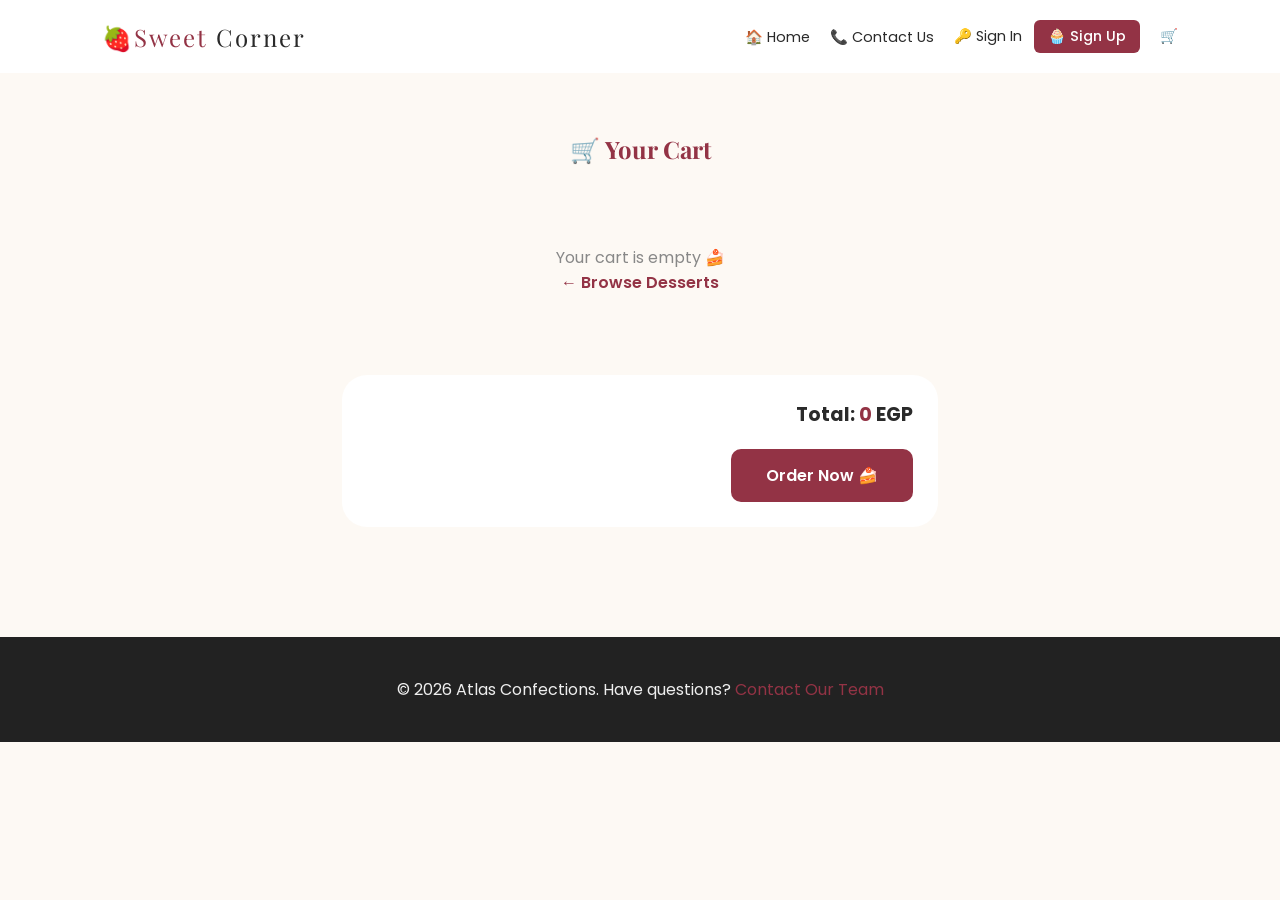
<file: cart.html>
<!DOCTYPE html>
<html lang="en">
<head>
    <meta charset="UTF-8">
    <meta name="viewport" content="width=device-width, initial-scale=1.0">
    <title>Cart - SWEET CORNER</title>
    <link rel="stylesheet" href="homeStyle.css">
    <link href="https://fonts.googleapis.com/css2?family=Playfair+Display:wght@600&family=Poppins:wght@300;400;600&display=swap" rel="stylesheet">
</head>
<body>
    <header>
        <nav class="navbar">
            <div class="logo"> <span>🍓Sweet</span> Corner</div>
            <ul class="nav-links">
                <li><a href="home.html">🏠 Home</a></li>
                <li><a href="contact.html">📞 Contact Us</a></li>

                <li id="guest-nav" class="nav-auth-group">
                    <a href="signin.html">🔑 Sign In</a>
                    <a href="signup.html" class="nav-btn-signup">🧁 Sign Up</a>
                </li>
                <li id="user-nav" class="nav-user-info" style="display: none;">
                    <span class="nav-user-name" id="user-display"> User</span>
                    <button class="nav-btn-logout" id="logout-trigger">🚪 Logout</button>
                </li>

                <li><a href="cart.html" class="cart-icon">🛒 <span class="cart-count" id="cart-count">0</span></a></li>
            </ul>
        </nav>
    </header>
    <main class="cart-container">
        <h2 class="cart-title">🛒 Your Cart</h2>
        <div id="cart-items"></div>
        <div class="cart-summary">
            <div class="cart-total">Total: <span id="total-price">0</span> EGP</div>
            <a href="order.html" class="order-now-btn">Order Now 🍰</a>
        </div>
    </main>
    <footer>
        <div class="footer-content"><p>&copy; 2026 Atlas Confections. Have questions? <a href="contact.html">Contact Our Team</a></p></div>
    </footer>
    <script>
        const getCurrentUser = () => JSON.parse(localStorage.getItem('sweetCurrentUser'));
        const getCartKey = () => getCurrentUser() ? `sweetCart_${getCurrentUser().email}` : 'sweetCart_guest';
        let cart = JSON.parse(localStorage.getItem(getCartKey())) || [];
        function saveCart() { localStorage.setItem(getCartKey(), JSON.stringify(cart)); }

        const cartItemsEl = document.getElementById('cart-items');
        const totalPriceEl = document.getElementById('total-price');
        const cartCountEl = document.getElementById('cart-count');

        function updateCartBadge() {
            if (!cartCountEl) return;
            const totalQty = cart.reduce((sum, i) => sum + (i.qty || 1), 0);
            cartCountEl.textContent = totalQty;
            cartCountEl.style.display = totalQty > 0 ? 'flex' : 'none';
        }
        function renderCart() {
            if (cart.length === 0) { cartItemsEl.innerHTML = '<div class="empty-cart"><p>Your cart is empty 🍰</p><a href="home.html">← Browse Desserts</a></div>'; totalPriceEl.textContent = '0'; return; }
            let total = 0; let html = '';
            cart.forEach((item, index) => {
                total += item.price * item.qty;
                html += `<div class="cart-item"><div class="cart-item-info"><img src="${item.img}" alt="${item.name}" class="cart-item-img"><div><div class="cart-item-name">${item.name}</div><div class="cart-item-price">${item.price} EGP each</div></div></div><div class="cart-actions"><div class="qty-controls"><button class="qty-btn" onclick="changeQty(${index}, -1)">−</button><span class="qty-num">${item.qty}</span><button class="qty-btn" onclick="changeQty(${index}, 1)">+</button></div><button class="remove-btn" onclick="removeItem(${index})">Remove</button></div></div>`;
            });
            cartItemsEl.innerHTML = html; totalPriceEl.textContent = total;
        }
        function changeQty(index, change) { cart[index].qty += change; if (cart[index].qty <= 0) cart.splice(index, 1); saveCart(); renderCart(); updateCartBadge(); }
        function removeItem(index) { cart.splice(index, 1); saveCart(); renderCart(); updateCartBadge(); }

        function toggleAuthNav() {
            const user = getCurrentUser(); const guestNav = document.getElementById('guest-nav'); const userNav = document.getElementById('user-nav'); const nameDisplay = document.getElementById('user-name-display');
            if (user) { guestNav.style.display = 'none'; userNav.style.display = 'flex'; nameDisplay.textContent = `👤 ${user.name}`; }
            else { guestNav.style.display = 'flex'; userNav.style.display = 'none'; }
        }
        function logout() { localStorage.removeItem('sweetCurrentUser'); window.location.reload(); }

        renderCart(); updateCartBadge(); toggleAuthNav();
    </script>
    <script>
        document.addEventListener('DOMContentLoaded', function() {
            const user = JSON.parse(localStorage.getItem('sweetCurrentUser'));
            const guestNav = document.getElementById('guest-nav');
            const userNav = document.getElementById('user-nav');
            const userDisplay = document.getElementById('user-display');
            const logoutBtn = document.getElementById('logout-trigger');

            if (user) {
                if (guestNav) guestNav.style.display = 'none';
                if (userNav) {
                    userNav.style.display = 'flex';
                    userDisplay.textContent = ` ${user.name}`;
                }
            } else {
                if (guestNav) guestNav.style.display = 'flex';
                if (userNav) userNav.style.display = 'none';
            }

            if (logoutBtn) {
                logoutBtn.addEventListener('click', function() {
                    localStorage.removeItem('sweetCurrentUser');
                    window.location.href = 'home.html';
                });
            }
        });
    </script>
</body>
</html>
</file>
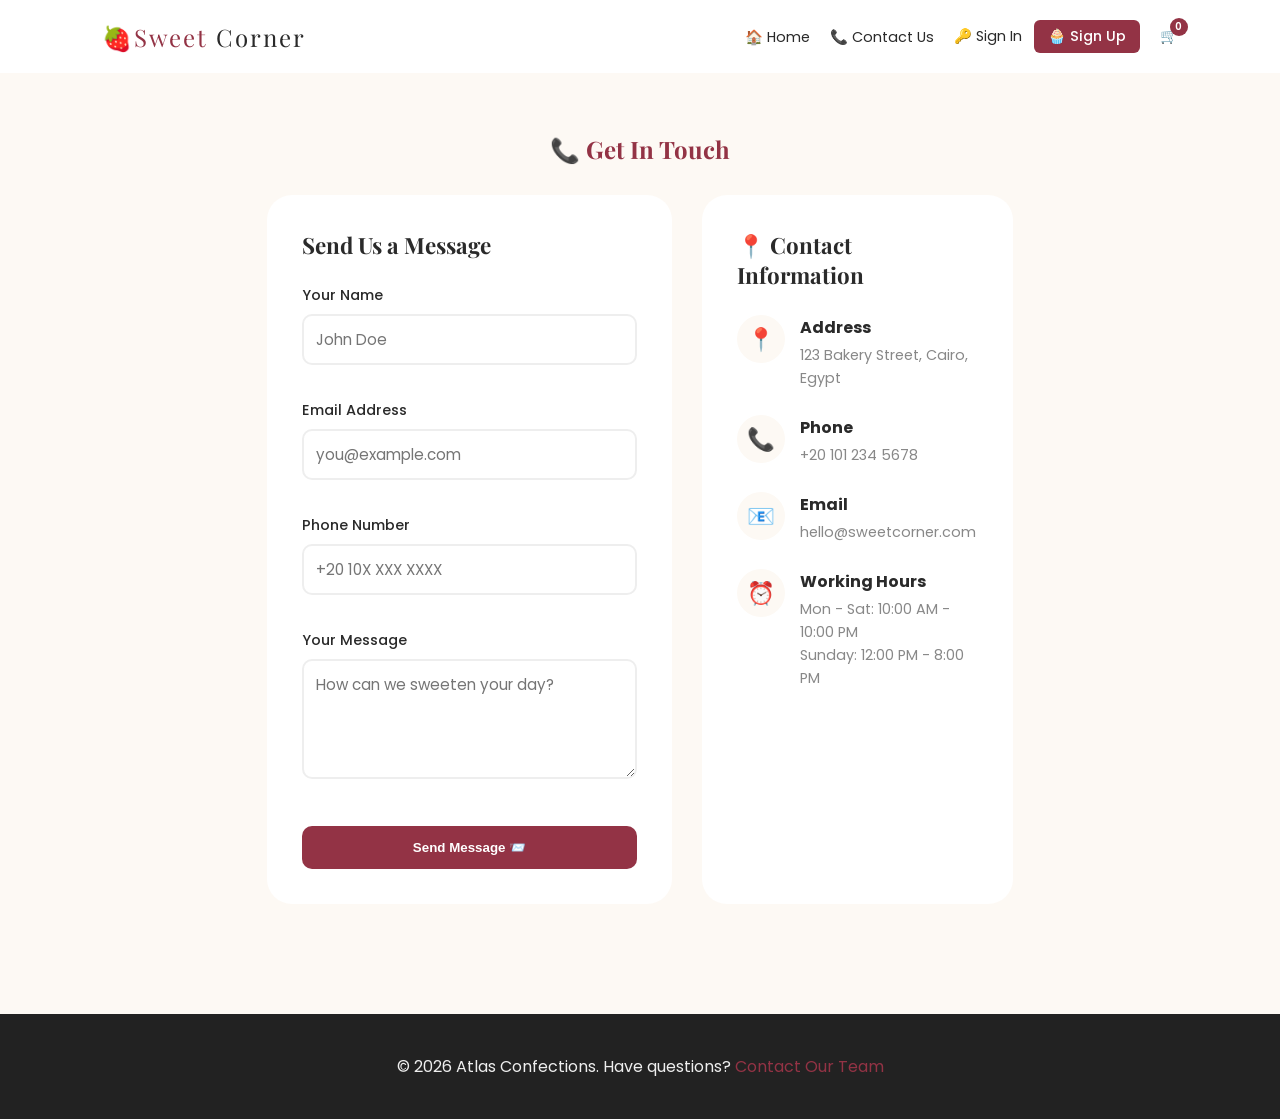
<file: contact.html>
<!DOCTYPE html>
<html lang="en">
<head>
    <meta charset="UTF-8">
    <meta name="viewport" content="width=device-width, initial-scale=1.0">
    <title>Contact Us - SWEET CORNER</title>
    <link rel="stylesheet" href="homeStyle.css">
    <link href="https://fonts.googleapis.com/css2?family=Playfair+Display:wght@600&family=Poppins:wght@300;400;600&display=swap" rel="stylesheet">
</head>
<script>
    function toggleAuthNav() {
        const user = JSON.parse(localStorage.getItem('sweetCurrentUser'));
        document.getElementById('nav-guest').style.display = user ? 'none' : 'flex';
        document.getElementById('nav-user').style.display = user ? 'flex' : 'none';
        if (user) document.getElementById('user-display').textContent = `👤 ${user.name}`;
    }
    function logout() { localStorage.removeItem('sweetCurrentUser'); window.location.reload(); }
    // Run instantly on load
    toggleAuthNav();
</script>
<body>
    <header>
        <nav class="navbar">
            <div class="logo"> <span>🍓Sweet</span> Corner</div>
            <ul class="nav-links">
                <li><a href="home.html">🏠 Home</a></li>
                <li><a href="contact.html">📞 Contact Us</a></li>

                <li id="guest-nav" class="nav-auth-group">
                    <a href="signin.html">🔑 Sign In</a>
                    <a href="signup.html" class="nav-btn-signup">🧁 Sign Up</a>
                </li>
                <li id="user-nav" class="nav-user-info" style="display: none;">
                    <span class="nav-user-name" id="user-display"> User</span>
                    <button class="nav-btn-logout" id="logout-trigger">🚪 Logout</button>
                </li>

                <li><a href="cart.html" class="cart-icon">🛒 <span class="cart-count" id="cart-count">0</span></a></li>
            </ul>
        </nav>
    </header>
    <main class="contact-container">
        <h2 class="page-title">📞 Get In Touch</h2>
        <div class="contact-layout">
            <div class="contact-form-section">
                <h3>Send Us a Message</h3>
                <form id="contact-form" class="form-wrapper">
                    <div class="form-group"><label for="name">Your Name</label><input type="text" id="name" required placeholder="John Doe"></div>
                    <div class="form-group"><label for="email">Email Address</label><input type="email" id="email" required placeholder="you@example.com"></div>
                    <div class="form-group"><label for="phone">Phone Number</label><input type="tel" id="phone" placeholder="+20 10X XXX XXXX"></div>
                    <div class="form-group"><label for="message">Your Message</label><textarea id="message" rows="4" required placeholder="How can we sweeten your day?"></textarea></div>
                    <button type="submit" class="submit-btn" style="background:var(--accent-maroon);color:white;border:none;padding:14px;border-radius:10px;cursor:pointer;font-weight:600;transition:0.3s;margin-top:5px;">Send Message 📨</button>
                </form>
            </div>
            <div class="contact-info-section">
                <h3>📍 Contact Information</h3>
                <div class="info-item"><span class="info-icon">📍</span><div><strong>Address</strong><p>123 Bakery Street, Cairo, Egypt</p></div></div>
                <div class="info-item"><span class="info-icon">📞</span><div><strong>Phone</strong><p>+20 101 234 5678</p></div></div>
                <div class="info-item"><span class="info-icon">📧</span><div><strong>Email</strong><p>hello@sweetcorner.com</p></div></div>
                <div class="info-item"><span class="info-icon">⏰</span><div><strong>Working Hours</strong><p>Mon - Sat: 10:00 AM - 10:00 PM<br>Sunday: 12:00 PM - 8:00 PM</p></div></div>
            </div>
        </div>
    </main>
    <footer>
        <div class="footer-content"><p>&copy; 2026 Atlas Confections. Have questions? <a href="contact.html">Contact Our Team</a></p></div>
    </footer>
    <script>
        document.getElementById('contact-form').addEventListener('submit', function(e) { e.preventDefault(); alert('✅ Message Sent!\n\nThank you for reaching out. Our team will reply within 24 hours. 🍰'); this.reset(); });
        function toggleAuthNav() {
            const user = JSON.parse(localStorage.getItem('sweetCurrentUser')); const guestNav = document.getElementById('guest-nav'); const userNav = document.getElementById('user-nav'); const nameDisplay = document.getElementById('user-name-display');
            if (user) { guestNav.style.display = 'none'; userNav.style.display = 'flex'; nameDisplay.textContent = `👤 ${user.name}`; }
            else { guestNav.style.display = 'flex'; userNav.style.display = 'none'; }
        }
        function logout() { localStorage.removeItem('sweetCurrentUser'); window.location.reload(); }
        toggleAuthNav();
    </script>
    <script>
        document.addEventListener('DOMContentLoaded', function() {
            const user = JSON.parse(localStorage.getItem('sweetCurrentUser'));
            const guestNav = document.getElementById('guest-nav');
            const userNav = document.getElementById('user-nav');
            const userDisplay = document.getElementById('user-display');
            const logoutBtn = document.getElementById('logout-trigger');

            if (user) {
                if (guestNav) guestNav.style.display = 'none';
                if (userNav) {
                    userNav.style.display = 'flex';
                    userDisplay.textContent = ` ${user.name}`;
                }
            } else {
                if (guestNav) guestNav.style.display = 'flex';
                if (userNav) userNav.style.display = 'none';
            }

            if (logoutBtn) {
                logoutBtn.addEventListener('click', function() {
                    localStorage.removeItem('sweetCurrentUser');
                    window.location.href = 'home.html';
                });
            }
        });
    </script>
</body>
</html>
</file>
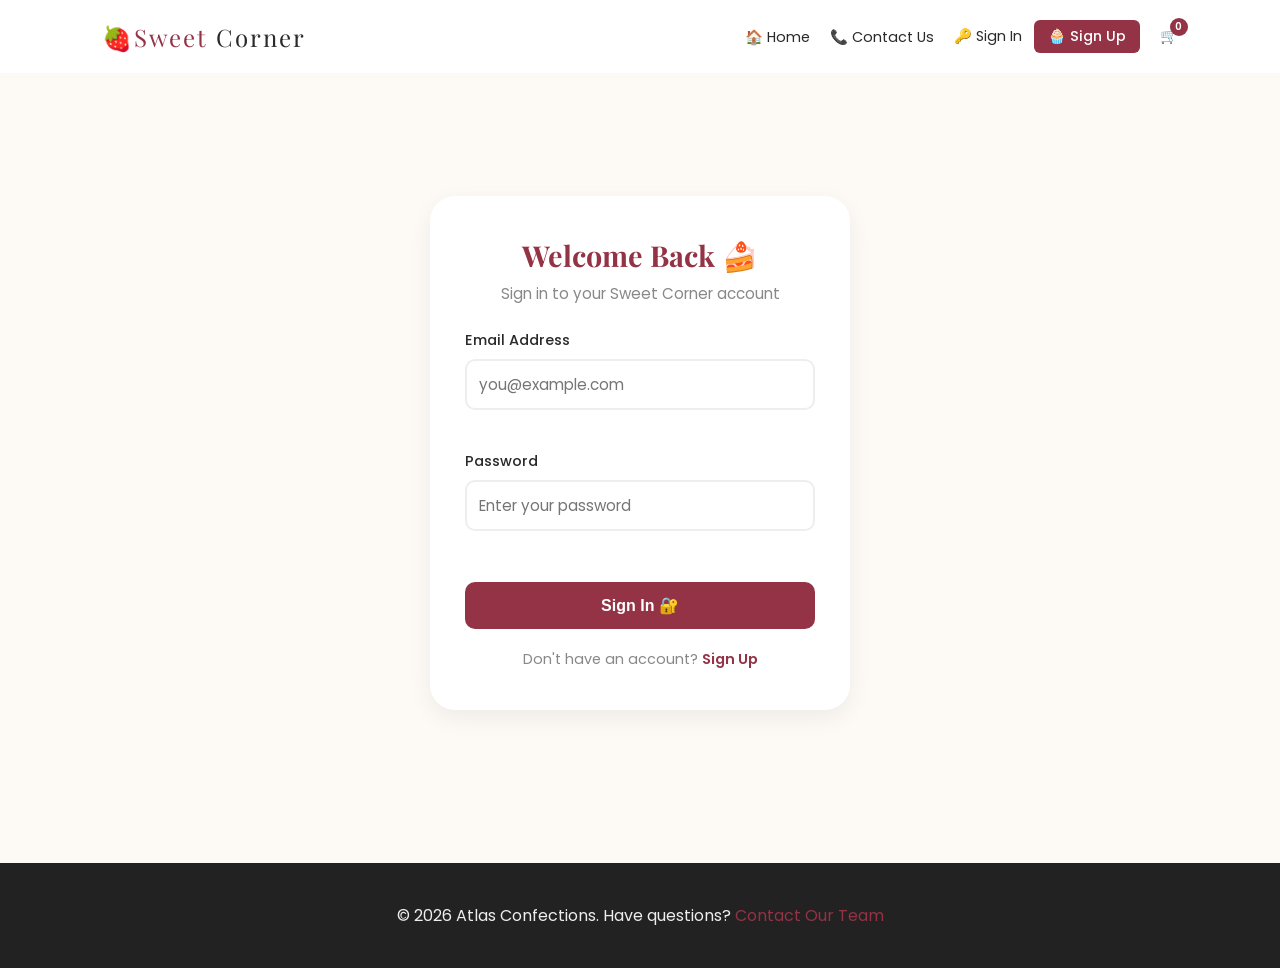
<file: order.html>
<!DOCTYPE html>
<html lang="en">
<head>
    <meta charset="UTF-8">
    <meta name="viewport" content="width=device-width, initial-scale=1.0">
    <title>Place Order - SWEET CORNER</title>
    <link rel="stylesheet" href="homeStyle.css">
    <link href="https://fonts.googleapis.com/css2?family=Playfair+Display:wght@600&family=Poppins:wght@300;400;600&display=swap" rel="stylesheet">
</head>
<script>
    function toggleAuthNav() {
        const user = JSON.parse(localStorage.getItem('sweetCurrentUser'));
        document.getElementById('nav-guest').style.display = user ? 'none' : 'flex';
        document.getElementById('nav-user').style.display = user ? 'flex' : 'none';
        if (user) document.getElementById('user-display').textContent = `👤 ${user.name}`;
    }
    function logout() { localStorage.removeItem('sweetCurrentUser'); window.location.reload(); }
    // Run instantly on load
    toggleAuthNav();
</script>
<body>
    <header>
        <nav class="navbar">
            <div class="logo"> <span>🍓Sweet</span> Corner</div>
            <ul class="nav-links">
                <li><a href="home.html">🏠 Home</a></li>
                <li><a href="contact.html">📞 Contact Us</a></li>

                <li id="guest-nav" class="nav-auth-group">
                    <a href="signin.html">🔑 Sign In</a>
                    <a href="signup.html" class="nav-btn-signup">🧁 Sign Up</a>
                </li>
                <li id="user-nav" class="nav-user-info" style="display: none;">
                    <span class="nav-user-name" id="user-display"> User</span>
                    <button class="nav-btn-logout" id="logout-trigger">🚪 Logout</button>
                </li>

                <li><a href="cart.html" class="cart-icon">🛒 <span class="cart-count" id="cart-count">0</span></a></li>
            </ul>
        </nav>
    </header>
    <main class="order-container">
        <h2 class="page-title">📦 Complete Your Order</h2>
        <div class="order-layout">
            <div class="order-form-section">
                <h3>Delivery Details</h3>
                <form id="order-form" class="order-form">
                    <div class="form-group"><label for="name">Full Name</label><input type="text" id="name" required placeholder="Enter your full name"></div>
                    <div class="form-group"><label for="phone">Phone Number</label><input type="tel" id="phone" required placeholder="e.g., 01012345678"></div>
                    <div class="form-group"><label for="address">Delivery Address</label><textarea id="address" rows="3" required placeholder="Street, Building, Floor, Apartment..."></textarea></div>
                    <div class="form-group"><label for="notes">Order Notes (Optional)</label><textarea id="notes" rows="2" placeholder="Special instructions, allergies, etc."></textarea></div>
                    <button type="submit" class="submit-order-btn">Confirm Order ✅</button>
                </form>
            </div>
            <div class="order-summary-section">
                <h3>🛒 Order Summary</h3>
                <div id="order-items-list"></div>
                <div class="order-total">Total: <span id="order-total-price">0</span> EGP</div>
            </div>
        </div>
    </main>
    <footer>
        <div class="footer-content"><p>&copy; 2026 Atlas Confections. Have questions? <a href="contact.html">Contact Our Team</a></p></div>
    </footer>
    <script>
        const getCurrentUser = () => JSON.parse(localStorage.getItem('sweetCurrentUser'));
        const getCartKey = () => getCurrentUser() ? `sweetCart_${getCurrentUser().email}` : 'sweetCart_guest';
        let cart = JSON.parse(localStorage.getItem(getCartKey())) || [];

        // 🛡️ ORDER GUARD
        if (!getCurrentUser()) {
            alert('🔒 Please sign in to place an order.');
            window.location.href = 'signin.html';
        }

        const cartCountEl = document.getElementById('cart-count');
        const orderItemsList = document.getElementById('order-items-list');
        const orderTotalPrice = document.getElementById('order-total-price');
        const orderForm = document.getElementById('order-form');

        function updateCartBadge() { const totalQty = cart.reduce((sum, item) => sum + item.qty, 0); if (cartCountEl) { cartCountEl.textContent = totalQty; cartCountEl.style.display = totalQty > 0 ? 'flex' : 'none'; } }
        function renderOrderSummary() {
            if (cart.length === 0) { orderItemsList.innerHTML = '<p style="color: var(--text-muted); text-align:center; padding: 20px;">No items in cart.</p>'; orderTotalPrice.textContent = '0'; return; }
            let total = 0; let html = '';
            cart.forEach(item => { total += item.price * item.qty; html += `<div class="order-item"><img src="${item.img}" alt="${item.name}" class="order-item-img"><span class="order-item-name">${item.name} × ${item.qty}</span><span class="order-item-price">${item.price * item.qty} EGP</span></div>`; });
            orderItemsList.innerHTML = html; orderTotalPrice.textContent = total;
        }
        orderForm.addEventListener('submit', function(e) {
            e.preventDefault();
            if (cart.length === 0) { alert('🍰 Your cart is empty!'); return; }
            alert(`✅ Order Placed Successfully!\n\nName: ${document.getElementById('name').value}\nPhone: ${document.getElementById('phone').value}\nTotal: ${orderTotalPrice.textContent} EGP\n\nWe'll contact you shortly! 💕`);
            localStorage.removeItem(getCartKey()); cart = [];
            renderOrderSummary(); updateCartBadge();
            setTimeout(() => window.location.href = 'home.html', 500);
        });
        function toggleAuthNav() {
            const user = getCurrentUser(); const guestNav = document.getElementById('guest-nav'); const userNav = document.getElementById('user-nav'); const nameDisplay = document.getElementById('user-name-display');
            if (user) { guestNav.style.display = 'none'; userNav.style.display = 'flex'; nameDisplay.textContent = `👤 ${user.name}`; }
            else { guestNav.style.display = 'flex'; userNav.style.display = 'none'; }
        }
        function logout() { localStorage.removeItem('sweetCurrentUser'); window.location.reload(); }
        renderOrderSummary(); updateCartBadge(); toggleAuthNav();
    </script>
    <script>
        document.addEventListener('DOMContentLoaded', function() {
            const user = JSON.parse(localStorage.getItem('sweetCurrentUser'));
            const guestNav = document.getElementById('guest-nav');
            const userNav = document.getElementById('user-nav');
            const userDisplay = document.getElementById('user-display');
            const logoutBtn = document.getElementById('logout-trigger');

            if (user) {
                if (guestNav) guestNav.style.display = 'none';
                if (userNav) {
                    userNav.style.display = 'flex';
                    userDisplay.textContent = ` ${user.name}`;
                }
            } else {
                if (guestNav) guestNav.style.display = 'flex';
                if (userNav) userNav.style.display = 'none';
            }

            if (logoutBtn) {
                logoutBtn.addEventListener('click', function() {
                    localStorage.removeItem('sweetCurrentUser');
                    window.location.href = 'home.html';
                });
            }
        });
    </script>
</body>
</html>
</file>
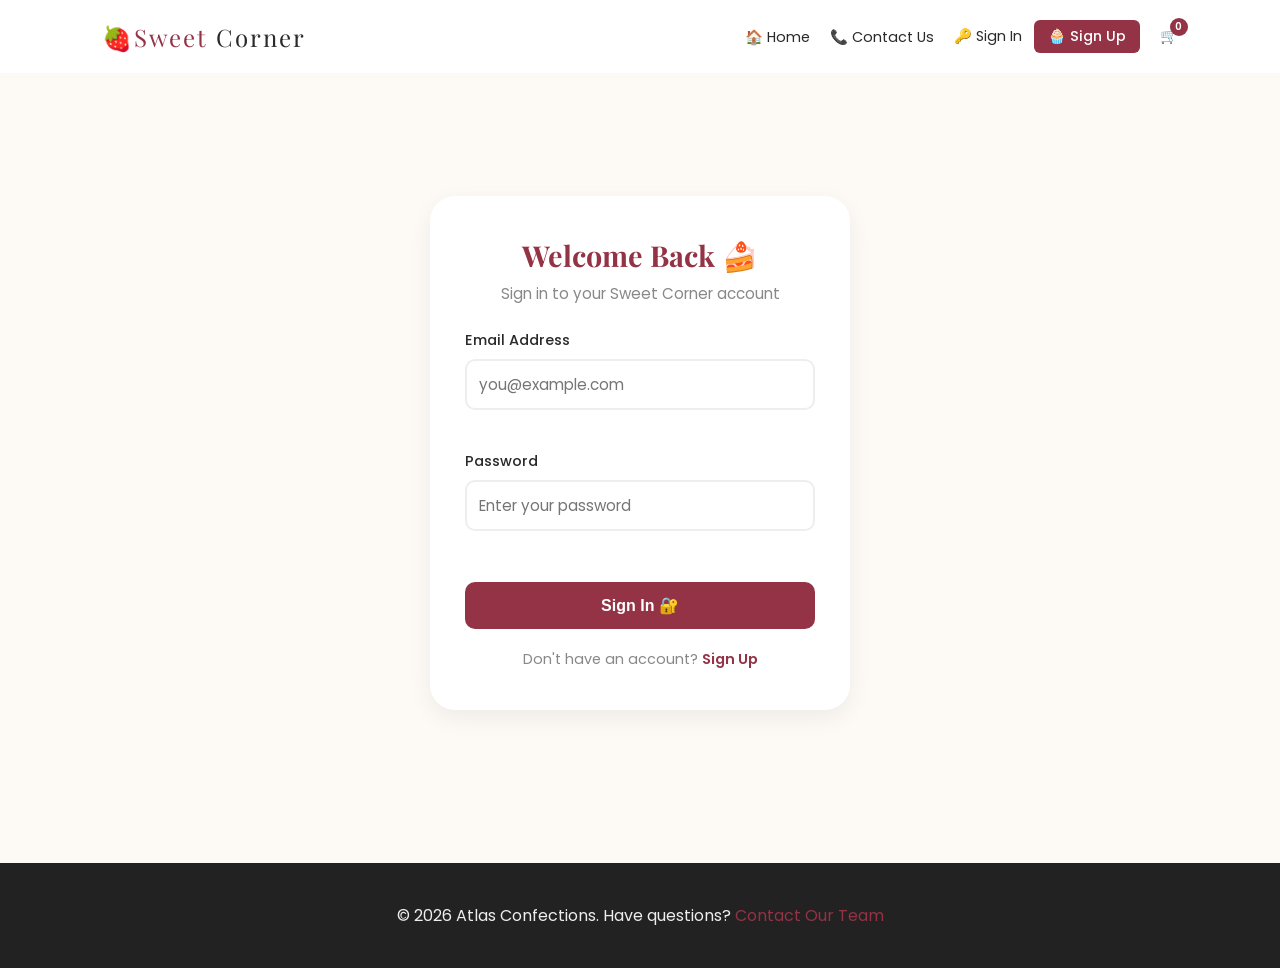
<file: signin.html>
<!DOCTYPE html>
<html lang="en">
<head>
    <meta charset="UTF-8">
    <meta name="viewport" content="width=device-width, initial-scale=1.0">
    <title>Sign In - SWEET CORNER</title>
    <link rel="stylesheet" href="homeStyle.css">
    <link href="https://fonts.googleapis.com/css2?family=Playfair+Display:wght@600&family=Poppins:wght@300;400;600&display=swap" rel="stylesheet">
</head>
<script>
    function toggleAuthNav() {
        const user = JSON.parse(localStorage.getItem('sweetCurrentUser'));
        document.getElementById('nav-guest').style.display = user ? 'none' : 'flex';
        document.getElementById('nav-user').style.display = user ? 'flex' : 'none';
        if (user) document.getElementById('user-display').textContent = `👤 ${user.name}`;
    }
    function logout() { localStorage.removeItem('sweetCurrentUser'); window.location.reload(); }
    // Run instantly on load
    toggleAuthNav();
</script>
<body>
    <header>
        <nav class="navbar">
            <div class="logo"> <span>🍓Sweet</span> Corner</div>
            <ul class="nav-links">
                <li><a href="home.html">🏠 Home</a></li>
                <li><a href="contact.html">📞 Contact Us</a></li>

                <li id="guest-nav" class="nav-auth-group">
                    <a href="signin.html">🔑 Sign In</a>
                    <a href="signup.html" class="nav-btn-signup">🧁 Sign Up</a>
                </li>
                <li id="user-nav" class="nav-user-info" style="display: none;">
                    <span class="nav-user-name" id="user-display"> User</span>
                    <button class="nav-btn-logout" id="logout-trigger">🚪 Logout</button>
                </li>

                <li><a href="cart.html" class="cart-icon">🛒 <span class="cart-count" id="cart-count">0</span></a></li>
            </ul>
        </nav>
    </header>
    <main class="auth-wrapper">
        <div class="auth-card">
            <h2 class="auth-title">Welcome Back 🍰</h2>
            <p class="auth-subtitle">Sign in to your Sweet Corner account</p>
            <form id="signin-form" class="auth-form">
                <div class="form-group"><label for="signin-email">Email Address</label><input type="email" id="signin-email" required placeholder="you@example.com"><span class="error-msg" id="email-error"></span></div>
                <div class="form-group"><label for="signin-password">Password</label><input type="password" id="signin-password" required placeholder="Enter your password"><span class="error-msg" id="pass-error"></span></div>
                <button type="submit" class="auth-btn">Sign In 🔐</button>
            </form>
            <p class="auth-footer">Don't have an account? <a href="signup.html" class="auth-link">Sign Up</a></p>
        </div>
    </main>
    <footer>
        <div class="footer-content"><p>&copy; 2026 Atlas Confections. Have questions? <a href="contact.html">Contact Our Team</a></p></div>
    </footer>
    <script>
        const form = document.getElementById('signin-form');
        const emailInput = document.getElementById('signin-email');
        const passInput = document.getElementById('signin-password');
        const emailError = document.getElementById('email-error');
        const passError = document.getElementById('pass-error');
        form.addEventListener('submit', (e) => {
            e.preventDefault(); let valid = true; emailError.textContent = ''; passError.textContent = '';
            const email = emailInput.value.trim(); const password = passInput.value;
            if (!email) { emailError.textContent = 'Email is required'; valid = false; }
            else if (!/^[^\s@]+@[^\s@]+\.[^\s@]+$/.test(email)) { emailError.textContent = 'Please enter a valid email'; valid = false; }
            if (!password) { passError.textContent = 'Password is required'; valid = false; }
            else if (password.length < 6) { passError.textContent = 'Password must be at least 6 characters'; valid = false; }
            if (!valid) return;
            const users = JSON.parse(localStorage.getItem('sweetUsers')) || [];
            const user = users.find(u => u.email === email && u.password === password);
            if (user) { localStorage.setItem('sweetCurrentUser', JSON.stringify({ name: user.name, email: user.email })); alert(`✅ Welcome back, ${user.name}! 🍰`); window.location.href = 'home.html'; }
            else { passError.textContent = 'Invalid email or password'; }
        });
        function toggleAuthNav() {
            const user = JSON.parse(localStorage.getItem('sweetCurrentUser')); const guestNav = document.getElementById('guest-nav'); const userNav = document.getElementById('user-nav'); const nameDisplay = document.getElementById('user-name-display');
            if (user) { guestNav.style.display = 'none'; userNav.style.display = 'flex'; nameDisplay.textContent = `👤 ${user.name}`; }
            else { guestNav.style.display = 'flex'; userNav.style.display = 'none'; }
        }
        function logout() { localStorage.removeItem('sweetCurrentUser'); window.location.reload(); }
        toggleAuthNav();
    </script>
    <script>
        document.addEventListener('DOMContentLoaded', function() {
            const user = JSON.parse(localStorage.getItem('sweetCurrentUser'));
            const guestNav = document.getElementById('guest-nav');
            const userNav = document.getElementById('user-nav');
            const userDisplay = document.getElementById('user-display');
            const logoutBtn = document.getElementById('logout-trigger');

            if (user) {
                if (guestNav) guestNav.style.display = 'none';
                if (userNav) {
                    userNav.style.display = 'flex';
                    userDisplay.textContent = ` ${user.name}`;
                }
            } else {
                if (guestNav) guestNav.style.display = 'flex';
                if (userNav) userNav.style.display = 'none';
            }

            if (logoutBtn) {
                logoutBtn.addEventListener('click', function() {
                    localStorage.removeItem('sweetCurrentUser');
                    window.location.href = 'home.html';
                });
            }
        });
    </script>
</body>
</html>
</file>
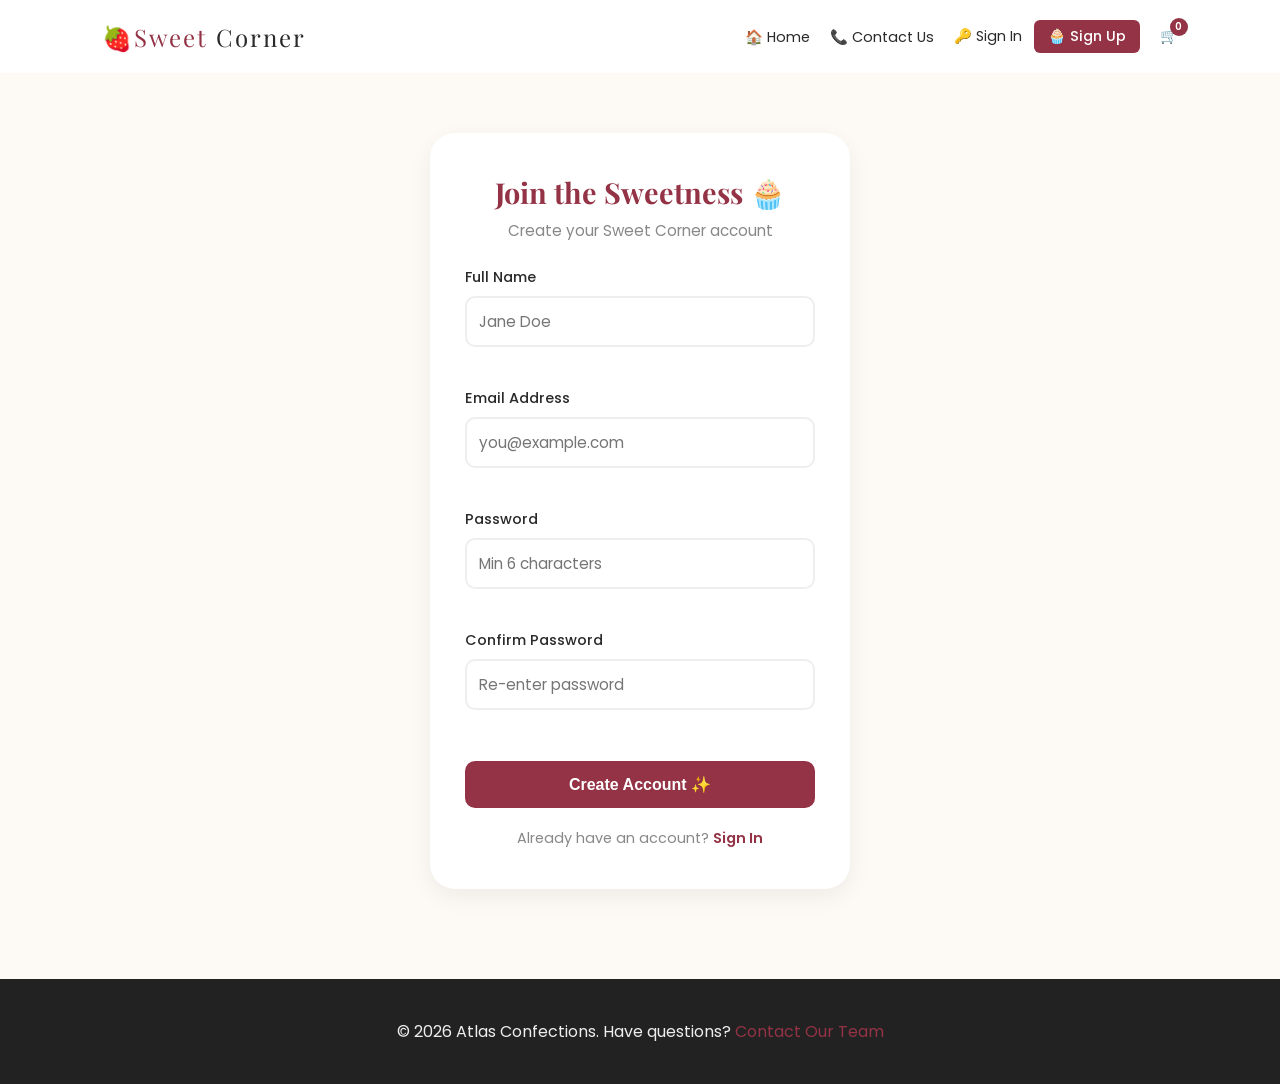
<file: signup.html>
<!DOCTYPE html>
<html lang="en">
<head>
    <meta charset="UTF-8">
    <meta name="viewport" content="width=device-width, initial-scale=1.0">
    <title>Sign Up - SWEET CORNER</title>
    <link rel="stylesheet" href="homeStyle.css">
    <link href="https://fonts.googleapis.com/css2?family=Playfair+Display:wght@600&family=Poppins:wght@300;400;600&display=swap" rel="stylesheet">
</head>
<script>
    function toggleAuthNav() {
        const user = JSON.parse(localStorage.getItem('sweetCurrentUser'));
        document.getElementById('nav-guest').style.display = user ? 'none' : 'flex';
        document.getElementById('nav-user').style.display = user ? 'flex' : 'none';
        if (user) document.getElementById('user-display').textContent = ` ${user.name}`;
    }
    function logout() { localStorage.removeItem('sweetCurrentUser'); window.location.reload(); }
    // Run instantly on load
    toggleAuthNav();
</script>
<body>
    <header>
        <nav class="navbar">
            <div class="logo"> <span>🍓Sweet</span> Corner</div>
            <ul class="nav-links">
                <li><a href="home.html">🏠 Home</a></li>
                <li><a href="contact.html">📞 Contact Us</a></li>

                <li id="guest-nav" class="nav-auth-group">
                    <a href="signin.html">🔑 Sign In</a>
                    <a href="signup.html" class="nav-btn-signup">🧁 Sign Up</a>
                </li>
                <li id="user-nav" class="nav-user-info" style="display: none;">
                    <span class="nav-user-name" id="user-display"> User</span>
                    <button class="nav-btn-logout" id="logout-trigger">🚪 Logout</button>
                </li>

                <li><a href="cart.html" class="cart-icon">🛒 <span class="cart-count" id="cart-count">0</span></a></li>
            </ul>
        </nav>
    </header>
    <main class="auth-wrapper">
        <div class="auth-card">
            <h2 class="auth-title">Join the Sweetness 🧁</h2>
            <p class="auth-subtitle">Create your Sweet Corner account</p>
            <form id="signup-form" class="auth-form">
                <div class="form-group"><label for="signup-name">Full Name</label><input type="text" id="signup-name" required placeholder="Jane Doe"><span class="error-msg" id="name-error"></span></div>
                <div class="form-group"><label for="signup-email">Email Address</label><input type="email" id="signup-email" required placeholder="you@example.com"><span class="error-msg" id="email-error"></span></div>
                <div class="form-group"><label for="signup-password">Password</label><input type="password" id="signup-password" required placeholder="Min 6 characters"><span class="error-msg" id="pass-error"></span></div>
                <div class="form-group"><label for="signup-confirm">Confirm Password</label><input type="password" id="signup-confirm" required placeholder="Re-enter password"><span class="error-msg" id="confirm-error"></span></div>
                <button type="submit" class="auth-btn">Create Account ✨</button>
            </form>
            <p class="auth-footer">Already have an account? <a href="signin.html" class="auth-link">Sign In</a></p>
        </div>
    </main>
    <footer>
        <div class="footer-content"><p>&copy; 2026 Atlas Confections. Have questions? <a href="contact.html">Contact Our Team</a></p></div>
    </footer>
    <script>
        const form = document.getElementById('signup-form');
        const nameInput = document.getElementById('signup-name');
        const emailInput = document.getElementById('signup-email');
        const passInput = document.getElementById('signup-password');
        const confirmInput = document.getElementById('signup-confirm');
        const nameErr = document.getElementById('name-error');
        const emailErr = document.getElementById('email-error');
        const passErr = document.getElementById('pass-error');
        const confirmErr = document.getElementById('confirm-error');
        function clearErrors() { [nameErr, emailErr, passErr, confirmErr].forEach(el => el.textContent = ''); }
        form.addEventListener('submit', (e) => {
            e.preventDefault(); clearErrors(); let valid = true;
            const name = nameInput.value.trim(); const email = emailInput.value.trim(); const password = passInput.value; const confirm = confirmInput.value;
            if (!name) { nameErr.textContent = 'Full name is required'; valid = false; }
            else if (name.length < 2) { nameErr.textContent = 'Name must be at least 2 characters'; valid = false; }
            if (!email) { emailErr.textContent = 'Email is required'; valid = false; }
            else if (!/^[^\s@]+@[^\s@]+\.[^\s@]+$/.test(email)) { emailErr.textContent = 'Enter a valid email'; valid = false; }
            if (!password) { passErr.textContent = 'Password is required'; valid = false; }
            else if (password.length < 6) { passErr.textContent = 'Min 6 characters required'; valid = false; }
            if (password !== confirm) { confirmErr.textContent = 'Passwords do not match'; valid = false; }
            if (!valid) return;

            const users = JSON.parse(localStorage.getItem('sweetUsers')) || [];
            if (users.some(u => u.email === email)) {
                emailErr.textContent = 'This email is already registered. Please sign in instead.';
                return;
            }

            const newUser = { name, email, password, createdAt: new Date().toISOString() };
            users.push(newUser); localStorage.setItem('sweetUsers', JSON.stringify(users));
            localStorage.setItem('sweetCurrentUser', JSON.stringify({ name, email }));
            alert(`🎉 Welcome to Sweet Corner, ${name}! Account created successfully.`);
            window.location.href = 'home.html';
        });
        function toggleAuthNav() {
            const user = JSON.parse(localStorage.getItem('sweetCurrentUser')); const guestNav = document.getElementById('guest-nav'); const userNav = document.getElementById('user-nav'); const nameDisplay = document.getElementById('user-name-display');
            if (user) { guestNav.style.display = 'none'; userNav.style.display = 'flex'; nameDisplay.textContent = `👤 ${user.name}`; }
            else { guestNav.style.display = 'flex'; userNav.style.display = 'none'; }
        }
        function logout() { localStorage.removeItem('sweetCurrentUser'); window.location.reload(); }
        toggleAuthNav();
    </script>
    <script>
        document.addEventListener('DOMContentLoaded', function() {
            const user = JSON.parse(localStorage.getItem('sweetCurrentUser'));
            const guestNav = document.getElementById('guest-nav');
            const userNav = document.getElementById('user-nav');
            const userDisplay = document.getElementById('user-display');
            const logoutBtn = document.getElementById('logout-trigger');

            if (user) {
                if (guestNav) guestNav.style.display = 'none';
                if (userNav) {
                    userNav.style.display = 'flex';
                    userDisplay.textContent = `👤 ${user.name}`;
                }
            } else {
                if (guestNav) guestNav.style.display = 'flex';
                if (userNav) userNav.style.display = 'none';
            }

            if (logoutBtn) {
                logoutBtn.addEventListener('click', function() {
                    localStorage.removeItem('sweetCurrentUser');
                    window.location.href = 'home.html';
                });
            }
        });
    </script>
</body>
</html>
</file>
<file: homeStyle.css>
:root {
    --bg-cream: #FDF9F4;
    --accent-maroon: #933345;
    --text-dark: #2A2A2A;
    --text-muted: #888888;
    --white: #ffffff;
}

* { margin: 0; padding: 0; box-sizing: border-box; }
body { background-color: var(--bg-cream); font-family: 'Poppins', sans-serif; color: var(--text-dark); }

.navbar { display: flex; justify-content: space-between; align-items: center; padding: 20px 8%; background: var(--white); position: sticky; top: 0; z-index: 1000; }
.logo { font-family: 'Playfair Display', serif; font-size: 1.5rem; letter-spacing: 2px; }
.logo span { color: var(--accent-maroon); }
.nav-links { display: flex; list-style: none; gap: 20px; align-items: center; }
.nav-links a { text-decoration: none; color: var(--text-dark); font-size: 0.9rem; transition: 0.3s; }
.nav-links a:hover { color: var(--accent-maroon); }

/* Auth Nav */
.nav-auth-link { text-decoration: none; color: var(--text-dark); font-size: 0.9rem; transition: 0.3s; padding: 6px 12px; border-radius: 6px; white-space: nowrap; }
.nav-auth-link:hover { color: var(--accent-maroon); background: rgba(147, 51, 69, 0.08); }
.auth-signup { background: var(--accent-maroon); color: var(--white) !important; font-weight: 500; }
.auth-signup:hover { background: #7a2a39; color: var(--white) !important; }
.nav-user { font-weight: 600; color: var(--accent-maroon); font-size: 0.9rem; white-space: nowrap; }
.nav-logout { background: none; border: 1.5px solid var(--text-muted); color: var(--text-muted); padding: 5px 12px; border-radius: 6px; cursor: pointer; font-size: 0.85rem; transition: 0.3s; font-family: 'Poppins', sans-serif; white-space: nowrap; }
.nav-logout:hover { border-color: #e74c3c; color: #e74c3c; }

/* Cart Icon */
.cart-icon { text-decoration: none; color: var(--text-dark); font-size: 1.2rem; position: relative; display: flex; align-items: center; }
.cart-icon:hover { color: var(--accent-maroon); }
.cart-count { position: absolute; top: -8px; right: -10px; background: var(--accent-maroon); color: white; font-size: 0.65rem; font-weight: 600; width: 18px; height: 18px; border-radius: 50%; display: flex; align-items: center; justify-content: center; }

/* Hero */
.hero { height: 60vh; background: linear-gradient(rgba(0,0,0,0.5), rgba(0,0,0,0.5)), url('https://images.unsplash.com/photo-1488477181946-6428a0291777?auto=format&fit=crop&q=80&w=1920'); background-size: cover; background-position: center; display: flex; align-items: center; justify-content: center; text-align: center; color: white; }
.hero h1 { font-family: 'Playfair Display', serif; font-size: 3.5rem; margin-bottom: 10px; }
.cta-scroll { display: inline-block; margin-top: 20px; padding: 12px 30px; background: var(--accent-maroon); color: white; text-decoration: none; border-radius: 5px; }

/* Grid & Cards */
.container { padding: 60px 8%; }
.product-grid { display: grid; grid-template-columns: repeat(auto-fill, minmax(260px, 1fr)); gap: 35px; }
.card { background: white; border-radius: 25px; overflow: hidden; padding-bottom: 20px; transition: 0.3s; }
.card:hover { transform: translateY(-10px); box-shadow: 0 10px 20px rgba(0,0,0,0.05); }
.img-box { position: relative; width: 100%; aspect-ratio: 1/1; }
.img-box img { width: 100%; height: 100%; object-fit: cover; }
.card-info { padding: 20px; text-align: center; }
.card-title { font-size: 1rem; text-transform: uppercase; margin-bottom: 10px; }
.price { font-weight: 700; color: var(--accent-maroon); margin-bottom: 15px; display: block; }
.order-btn { width: 100%; padding: 12px; background: var(--accent-maroon); color: white; border: none; border-radius: 10px; cursor: pointer; font-weight: 600; transition: 0.3s; }
.order-btn:hover { background: #7a2a39; }

/* Footer */
footer { text-align: center; padding: 40px; background: #222; color: #eee; margin-top: 50px; }
footer a { color: var(--accent-maroon); text-decoration: none; }

/* Cart Page */
.cart-container { padding: 60px 8%; max-width: 800px; margin: 0 auto; }
.cart-title { font-family: 'Playfair Display', serif; color: var(--accent-maroon); margin-bottom: 30px; text-align: center; }
.cart-item { background: white; border-radius: 25px; padding: 20px; margin-bottom: 15px; display: flex; justify-content: space-between; align-items: center; flex-wrap: wrap; gap: 15px; }
.cart-item-info { display: flex; align-items: center; gap: 15px; }
.cart-item-img { width: 70px; height: 70px; border-radius: 15px; object-fit: cover; }
.cart-item-name { font-weight: 600; }
.cart-item-price { color: var(--accent-maroon); font-weight: 700; }
.cart-actions { display: flex; gap: 10px; align-items: center; }
.remove-btn { background: none; border: none; color: #ff6b6b; cursor: pointer; font-size: 0.9rem; }
.remove-btn:hover { text-decoration: underline; }
.qty-controls { display: flex; align-items: center; gap: 10px; background: var(--bg-cream); padding: 5px 10px; border-radius: 20px; }
.qty-btn { background: var(--white); border: 1px solid var(--accent-maroon); color: var(--accent-maroon); width: 28px; height: 28px; border-radius: 50%; cursor: pointer; font-weight: bold; display: flex; align-items: center; justify-content: center; transition: 0.2s; }
.qty-btn:hover { background: var(--accent-maroon); color: var(--white); }
.qty-num { font-weight: 600; font-size: 0.95rem; min-width: 20px; text-align: center; }
.cart-summary { background: white; border-radius: 25px; padding: 25px; margin-top: 30px; text-align: right; }
.cart-total { font-size: 1.2rem; font-weight: 700; margin-bottom: 20px; }
.cart-total span { color: var(--accent-maroon); }
.order-now-btn { display: inline-block; width: auto; padding: 14px 35px; background: var(--accent-maroon); color: white; text-decoration: none; border-radius: 10px; font-weight: 600; transition: 0.3s; }
.order-now-btn:hover { background: #7a2a39; transform: translateY(-2px); }
.empty-cart { text-align: center; padding: 50px; color: var(--text-muted); }
.empty-cart a { color: var(--accent-maroon); text-decoration: none; font-weight: 600; }

/* Order Page */
.order-container { padding: 60px 8%; max-width: 900px; margin: 0 auto; }
.page-title { font-family: 'Playfair Display', serif; color: var(--accent-maroon); margin-bottom: 30px; text-align: center; }
.order-layout { display: grid; grid-template-columns: 1.2fr 1fr; gap: 30px; }
.order-form-section, .order-summary-section { background: white; border-radius: 25px; padding: 30px; }
.order-form-section h3, .order-summary-section h3 { font-family: 'Playfair Display', serif; margin-bottom: 20px; color: var(--text-dark); }
.form-group { margin-bottom: 20px; }
.form-group label { display: block; margin-bottom: 8px; font-weight: 500; font-size: 0.9rem; }
.form-group input, .form-group textarea { width: 100%; padding: 12px; border: 2px solid #eee; border-radius: 10px; font-family: 'Poppins', sans-serif; font-size: 0.95rem; transition: 0.3s; }
.form-group input:focus, .form-group textarea:focus { border-color: var(--accent-maroon); outline: none; }
.submit-order-btn { width: 100%; padding: 14px; background: var(--accent-maroon); color: white; border: none; border-radius: 10px; cursor: pointer; font-weight: 600; font-size: 1rem; transition: 0.3s; margin-top: 10px; }
.submit-order-btn:hover { background: #7a2a39; transform: translateY(-2px); }
.order-item { display: flex; align-items: center; justify-content: space-between; padding: 12px 0; border-bottom: 1px solid #eee; }
.order-item:last-child { border-bottom: none; }
.order-item-img { width: 50px; height: 50px; border-radius: 10px; object-fit: cover; }
.order-item-name { flex: 1; margin-left: 12px; font-weight: 500; font-size: 0.9rem; }
.order-item-price { font-weight: 700; color: var(--accent-maroon); }
.order-total { text-align: right; font-size: 1.2rem; font-weight: 700; margin-top: 20px; padding-top: 15px; border-top: 2px solid #eee; }
.order-total span { color: var(--accent-maroon); }

/* Contact Page */
.contact-container { padding: 60px 8%; max-width: 950px; margin: 0 auto; }
.contact-layout { display: grid; grid-template-columns: 1.3fr 1fr; gap: 30px; }
.contact-form-section, .contact-info-section { background: white; border-radius: 25px; padding: 35px; }
.contact-form-section h3, .contact-info-section h3 { font-family: 'Playfair Display', serif; margin-bottom: 25px; color: var(--text-dark); font-size: 1.4rem; }
.form-wrapper { display: flex; flex-direction: column; gap: 15px; }
.info-item { display: flex; gap: 15px; margin-bottom: 25px; align-items: flex-start; }
.info-icon { font-size: 1.4rem; background: var(--bg-cream); width: 48px; height: 48px; display: flex; align-items: center; justify-content: center; border-radius: 50%; flex-shrink: 0; }
.info-item strong { display: block; margin-bottom: 4px; color: var(--text-dark); font-size: 1rem; }
.info-item p { color: var(--text-muted); font-size: 0.9rem; line-height: 1.6; margin: 0; }

/* Auth Pages */
.auth-wrapper { min-height: calc(100vh - 160px); display: flex; align-items: center; justify-content: center; padding: 60px 8% 40px; background: var(--bg-cream); }
.auth-card { background: var(--white); border-radius: 25px; padding: 40px 35px; width: 100%; max-width: 420px; box-shadow: 0 8px 24px rgba(0,0,0,0.06); text-align: center; }
.auth-title { font-family: 'Playfair Display', serif; color: var(--accent-maroon); font-size: 1.8rem; margin-bottom: 8px; }
.auth-subtitle { color: var(--text-muted); margin-bottom: 25px; font-size: 0.95rem; }
.auth-form { text-align: left; }
.error-msg { color: #e74c3c; font-size: 0.8rem; margin-top: 5px; display: block; min-height: 16px; }
.auth-btn { width: 100%; padding: 14px; background: var(--accent-maroon); color: white; border: none; border-radius: 10px; cursor: pointer; font-weight: 600; font-size: 1rem; margin-top: 10px; transition: 0.3s; }
.auth-btn:hover { background: #7a2a39; transform: translateY(-2px); }
.auth-footer { margin-top: 20px; font-size: 0.9rem; color: var(--text-muted); }
.auth-link { color: var(--accent-maroon); font-weight: 600; text-decoration: none; }
.auth-link:hover { text-decoration: underline; }

@media (max-width: 768px) {
    .order-layout, .contact-layout { grid-template-columns: 1fr; }
    .nav-links { gap: 12px; }
    .nav-auth-link { padding: 4px 8px; font-size: 0.85rem; }
}
@media (max-width: 480px) {
    .auth-card { padding: 30px 20px; }
    .cart-item { flex-direction: column; align-items: flex-start; }
}
/* === PERFECT NAV AUTH ALIGNMENT === */
.nav-auth-group { display: flex; align-items: center; gap: 12px; }
.nav-auth-group a { text-decoration: none; color: var(--text-dark); font-size: 0.9rem; transition: 0.3s; }
.nav-auth-group a:hover { color: var(--accent-maroon); }

.nav-btn-signup {
    background: var(--accent-maroon); color: var(--white) !important;
    padding: 6px 14px; border-radius: 6px; font-weight: 500;
}
.nav-btn-signup:hover { background: #7a2a39; color: var(--white) !important; }

.nav-user-info { display: flex; align-items: center; gap: 10px; }
.nav-user-name { color: var(--accent-maroon); font-weight: 600; font-size: 0.9rem; }
.nav-btn-logout {
    background: none; border: 1.5px solid var(--text-muted); color: var(--text-muted);
    padding: 5px 10px; border-radius: 6px; cursor: pointer; font-size: 0.85rem;
    font-family: 'Poppins', sans-serif; transition: 0.3s;
}
.nav-btn-logout:hover { border-color: #e74c3c; color: #e74c3c; }
</file>
